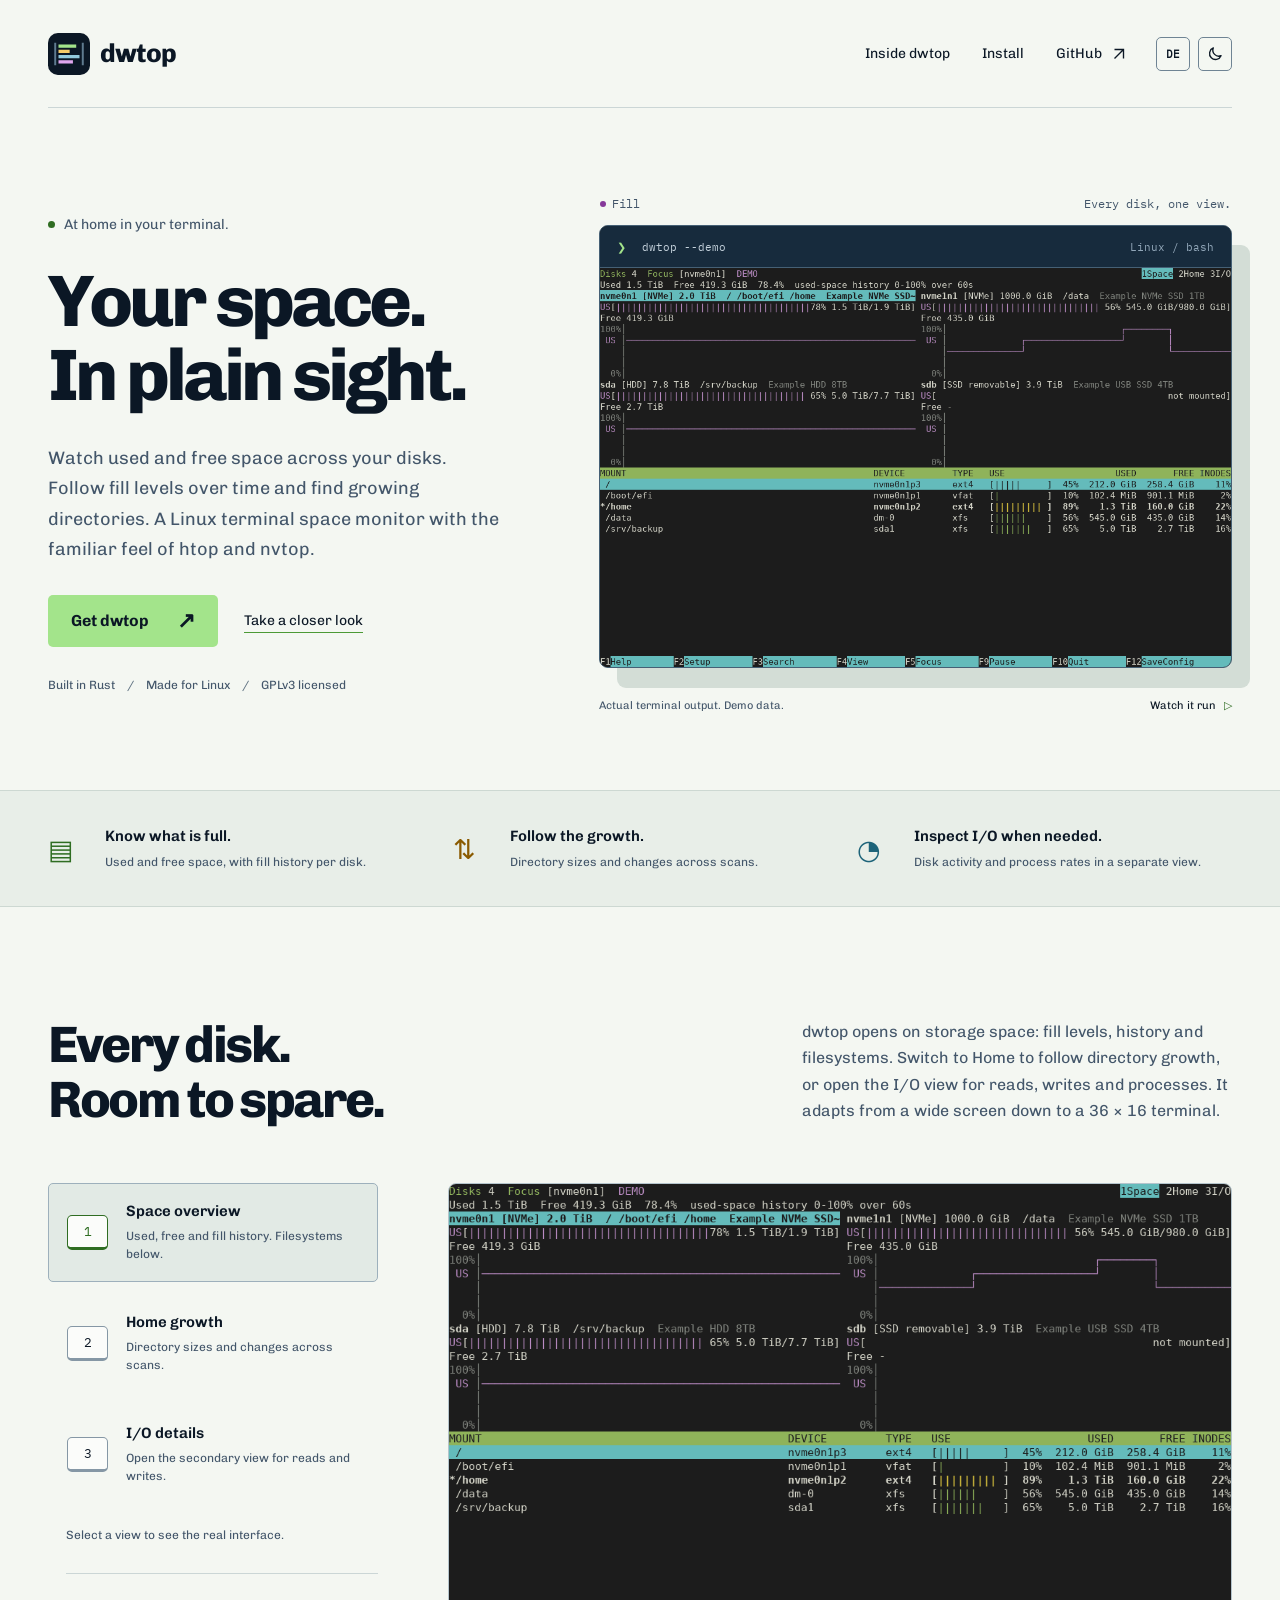
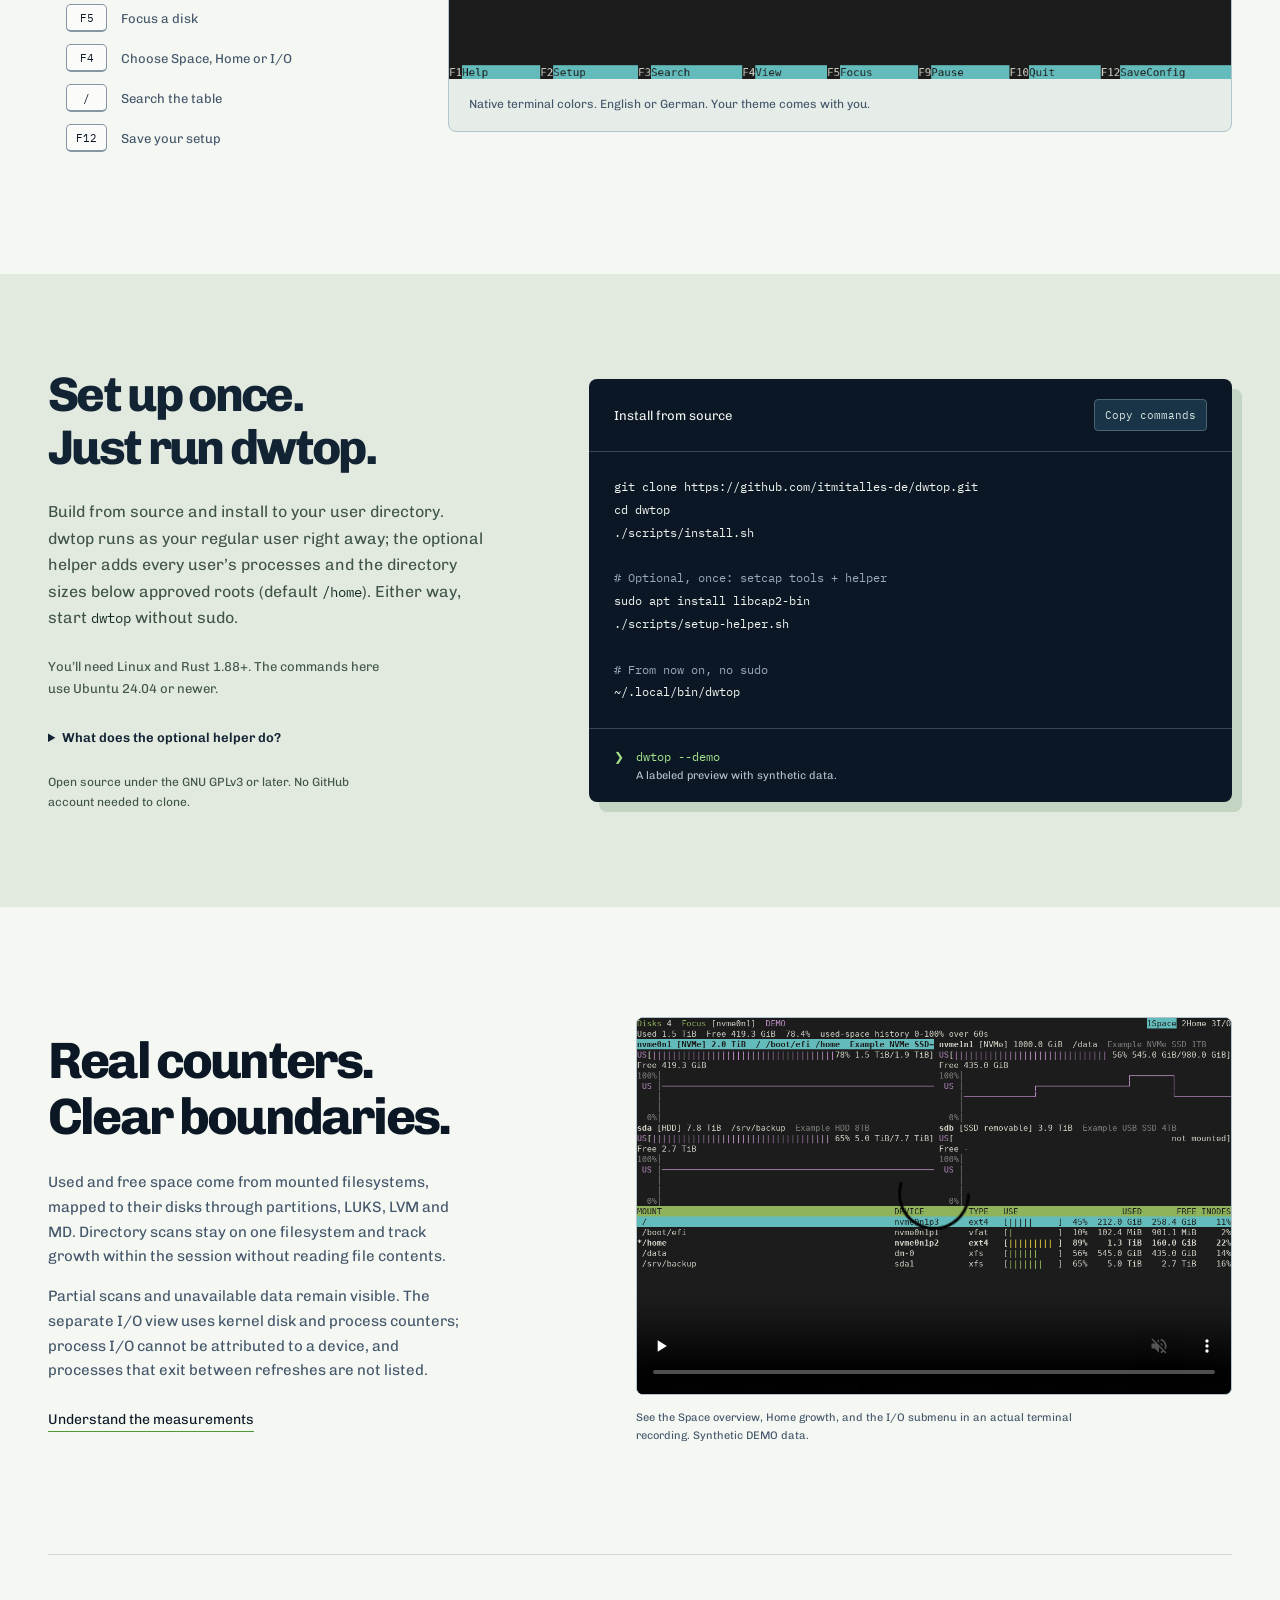
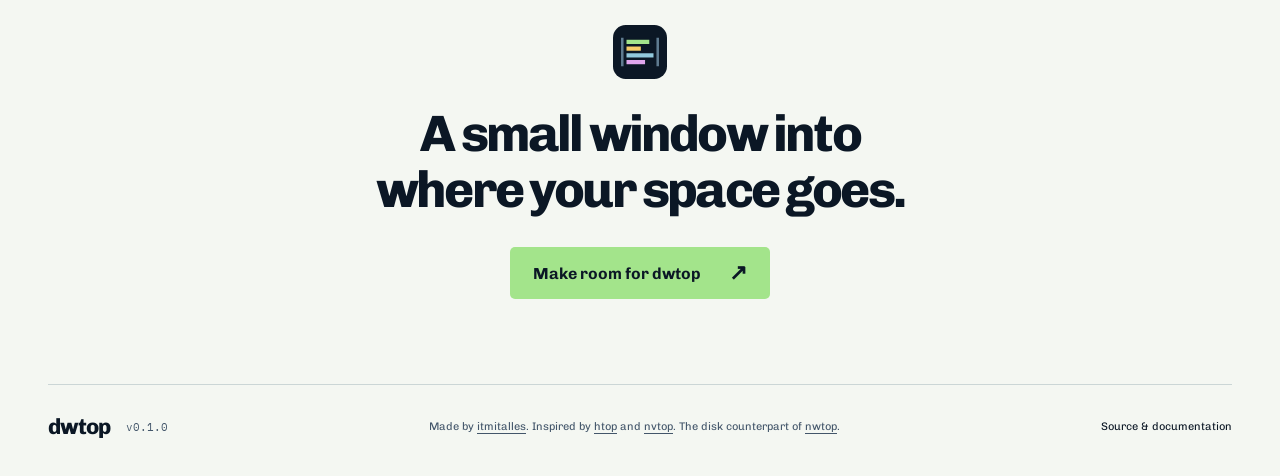
<file: site/index.html>
<!doctype html>
<html lang="en">
<head>
  <meta charset="utf-8">
  <meta name="viewport" content="width=device-width,initial-scale=1">
  <meta name="description" content="dwtop is a Linux terminal space monitor. Watch used and free space, disk fill history and directory growth. Open the separate I/O view for disk activity and processes.">
  <meta name="theme-color" content="#0b1725" media="(prefers-color-scheme: dark)">
  <meta name="theme-color" content="#f4f7f2" media="(prefers-color-scheme: light)">
  <meta http-equiv="Content-Security-Policy" content="default-src 'self'; script-src 'self'; style-src 'self'; img-src 'self' data:; font-src 'self'; media-src 'self'; object-src 'none'; base-uri 'self'; form-action 'none'">
  <meta property="og:type" content="website">
  <meta property="og:title" content="dwtop — your space, in view">
  <meta property="og:description" content="Used space, free space and growth. Meet dwtop for Linux.">
  <meta property="og:url" content="https://disktop.wutz.io/">
  <meta property="og:image" content="https://disktop.wutz.io/assets/social-card.png">
  <meta property="og:image:width" content="1200">
  <meta property="og:image:height" content="630">
  <meta property="og:image:alt" content="dwtop: your space in plain sight, with an actual DEMO terminal view">
  <meta name="twitter:card" content="summary_large_image">
  <link rel="canonical" href="https://disktop.wutz.io/">
  <link rel="icon" href="assets/mark.svg" type="image/svg+xml">
  <link rel="preload" href="assets/fonts/chivo-latin.woff2" as="font" type="font/woff2" crossorigin>
  <script src="preferences.js"></script>
  <link rel="stylesheet" href="style.css">
  <script src="app.js" defer></script>
  <title>dwtop — your space, in view</title>
</head>
<body>
  <a class="skip-link" href="#main" data-i18n="skip">Skip to content</a>
  <header class="site-header wrap">
    <a class="brand" href="#" aria-label="dwtop home" data-i18n-attr="aria-label:homeLabel"><img src="assets/mark.svg" width="42" height="42" alt=""><span>dwtop</span></a>
    <nav aria-label="Main navigation" data-i18n-attr="aria-label:navLabel"><a href="#inside" data-i18n="navInside">Inside dwtop</a><a href="#install" data-i18n="navInstall">Install</a><a class="github-link" href="https://github.com/itmitalles-de/dwtop">GitHub <svg viewBox="0 0 20 20" aria-hidden="true"><path d="M5 15 15 5M5 5h10v10"/></svg></a></nav>
    <div class="site-tools"><button class="tool-button" id="language-toggle" type="button" lang="de" aria-label="Auf Deutsch umschalten" title="Auf Deutsch umschalten">DE</button><button class="tool-button" id="theme-toggle" type="button" aria-label="Switch to light theme" title="Switch to light theme"><svg class="icon-sun" viewBox="0 0 20 20" aria-hidden="true"><circle cx="10" cy="10" r="3.6"/><path d="M10 1.8v2.1M10 16.1v2.1M1.8 10h2.1M16.1 10h2.1M4.2 4.2l1.5 1.5M14.3 14.3l1.5 1.5M4.2 15.8l1.5-1.5M14.3 5.7l1.5-1.5"/></svg><svg class="icon-moon" viewBox="0 0 20 20" aria-hidden="true"><path d="M16.5 12.6A7 7 0 0 1 7.4 3.5a7 7 0 1 0 9.1 9.1Z"/></svg></button></div>
  </header>
  <main id="main">
    <section class="hero wrap" aria-labelledby="hero-title">
      <div class="hero-copy">
        <p class="intro" data-i18n="intro"><span class="status-dot" aria-hidden="true"></span>At home in your terminal.</p>
        <h1 id="hero-title" data-i18n="heroTitle">Your space.<br>In plain sight.</h1>
        <p class="hero-description" data-i18n="heroDescription">Watch used and free space across your disks. Follow fill levels over time and find growing directories. A Linux terminal space monitor with the familiar feel of htop and nvtop.</p>
        <div class="hero-actions"><a class="button primary" href="#install" data-i18n="getDwtop">Get dwtop <span aria-hidden="true">↗</span></a><a class="text-link" href="#inside" data-i18n="closerLook">Take a closer look</a></div>
        <p class="hero-facts" data-i18n="heroFacts">Built in Rust <span aria-hidden="true">/</span> Made for Linux <span aria-hidden="true">/</span> GPLv3 licensed</p>
      </div>
      <div class="hero-product">
        <div class="product-note"><span data-i18n="fill"><i class="us-dot" aria-hidden="true"></i>Fill</span><span class="product-note-end" data-i18n="compactView">Every disk, one view.</span></div>
        <div class="terminal-window"><div class="window-bar"><span class="window-command"><span aria-hidden="true">❯</span> dwtop --demo</span><span class="window-host">Linux / bash</span></div><img class="hero-terminal" src="assets/disktop-demo.png" width="1080" height="684" data-i18n-attr="alt:heroAlt" alt="Actual dwtop Space view with disk fill levels and history above the filesystem table" fetchpriority="high"></div>
        <div class="product-caption"><span data-i18n="demoCaption">Actual terminal output. Demo data.</span><a href="#demo-video" data-i18n="watchRun">Watch it run <span aria-hidden="true">▷</span></a></div>
      </div>
    </section>

    <section class="signal-strip" aria-label="Monitoring capabilities" data-i18n-attr="aria-label:capabilitiesLabel"><div class="wrap signal-grid">
      <div><span class="signal-icon" aria-hidden="true">▤</span><p><strong data-i18n="signal1Title">Know what is full.</strong><span data-i18n="signal1Text">Used and free space, with fill history per disk.</span></p></div>
      <div><span class="signal-icon" aria-hidden="true">⇅</span><p><strong data-i18n="signal2Title">Follow the growth.</strong><span data-i18n="signal2Text">Directory sizes and changes across scans.</span></p></div>
      <div><span class="signal-icon" aria-hidden="true">◔</span><p><strong data-i18n="signal3Title">Inspect I/O when needed.</strong><span data-i18n="signal3Text">Disk activity and process rates in a separate view.</span></p></div>
    </div></section>

    <section class="inside wrap" id="inside" aria-labelledby="inside-title">
      <div class="section-intro"><h2 id="inside-title" data-i18n="insideTitle">Every disk.<br>Room to spare.</h2><p data-i18n="insideText">dwtop opens on storage space: fill levels, history and filesystems. Switch to Home to follow directory growth, or open the I/O view for reads, writes and processes. It adapts from a wide screen down to a 36 × 16 terminal.</p></div>
      <div class="explorer">
        <div class="explorer-controls">
          <div class="view-tabs" role="tablist" aria-label="Explore dwtop views" data-i18n-attr="aria-label:tablistLabel">
            <button id="tab-disks" class="view-tab" role="tab" aria-selected="true" aria-controls="view-disks" data-view="disks"><span class="keycap" aria-hidden="true">1</span><span><strong data-i18n="tab-disks-title">Space overview</strong><small data-i18n="tab-disks-text">Used, free and fill history. Filesystems below.</small></span></button>
            <button id="tab-home" class="view-tab" role="tab" aria-selected="false" aria-controls="view-home" tabindex="-1" data-view="home"><span class="keycap" aria-hidden="true">2</span><span><strong data-i18n="tab-home-title">Home growth</strong><small data-i18n="tab-home-text">Directory sizes and changes across scans.</small></span></button>
            <button id="tab-io" class="view-tab" role="tab" aria-selected="false" aria-controls="view-io" tabindex="-1" data-view="io"><span class="keycap" aria-hidden="true">3</span><span><strong data-i18n="tab-io-title">I/O details</strong><small data-i18n="tab-io-text">Open the secondary view for reads and writes.</small></span></button>
          </div>
          <p class="explorer-hint" data-i18n="explorerHint">Select a view to see the real interface.</p>
          <div class="key-shortcuts"><p data-i18n="shortcut1"><kbd>F5</kbd> Focus a disk</p><p data-i18n="shortcut2"><kbd>F4</kbd> Choose Space, Home or I/O</p><p data-i18n="shortcut3"><kbd>/</kbd> Search the table</p><p data-i18n="shortcut4"><kbd>F12</kbd> Save your setup</p></div>
        </div>
        <div class="explorer-screen">
          <div id="view-disks" class="view-panel" role="tabpanel" aria-labelledby="tab-disks" tabindex="0"><img src="assets/disktop-demo.png" width="1080" height="684" loading="lazy" data-i18n-attr="alt:disksAlt" alt="dwtop in DEMO mode showing disk space and fill history with filesystem usage"></div>
          <div id="view-home" class="view-panel" role="tabpanel" aria-labelledby="tab-home" tabindex="0" hidden><img src="assets/disktop-home.png" width="1080" height="684" loading="lazy" data-i18n-attr="alt:homeAlt" alt="Actual Home view with directory sizes and growth since the previous and first scan"></div>
          <div id="view-io" class="view-panel" role="tabpanel" aria-labelledby="tab-io" tabindex="0" hidden><img src="assets/dwtop-io.png" width="1080" height="684" loading="lazy" data-i18n-attr="alt:ioAlt" alt="Actual secondary I/O view with disk read and write meters, activity graphs and process I/O"></div>
          <p class="screen-caption" data-i18n="screenCaption">Native terminal colors. English or German. Your theme comes with you.</p>
        </div>
      </div>
    </section>

    <section class="setup-section" id="install" aria-labelledby="install-title"><div class="wrap install-grid">
      <div class="install-copy"><h2 id="install-title" data-i18n="installTitle">Set up once.<br>Just run dwtop.</h2><p data-i18n="installText">Build from source and install to your user directory. dwtop runs as your regular user right away; the optional helper adds every user’s processes and the directory sizes below approved roots (default <code>/home</code>). Either way, start <code>dwtop</code> without sudo.</p><p class="requirements" data-i18n="requirements">You’ll need Linux and Rust 1.88+. The commands here use Ubuntu 24.04 or newer.</p><details><summary data-i18n="adminSummary">What does the optional helper do?</summary><p data-i18n="adminText">Without it, dwtop shows your own processes and the directories you can read, and says how many processes are hidden. Setting up the helper asks for administrator authentication once and installs a root-owned collector with only <code>cap_dac_read_search</code> and <code>cap_sys_ptrace</code>. Members of your primary group can then see all processes’ storage I/O and the directory names and sizes below the scan roots an administrator lists in <code>/etc/dwtop/scan-roots</code> (default <code>/home</code>), never file names or contents. Setup refuses a shared primary group unless you opt in, and the administrator who authenticates must trust your checkout, since root installs the helper you built. The terminal UI itself never gains privileges. For existing installations, policy lookup tries <code>/etc/dwtop/scan-roots</code>, then <code>/etc/spctop/scan-roots</code>, then <code>/etc/disktop/scan-roots</code>, moving on only when a file is absent. An invalid policy fails closed; <code>/home</code> is the default only when all three files are absent.</p><a href="https://github.com/itmitalles-de/dwtop#install" data-i18n="helperLink">Read how the helper works</a></details><p class="access-note" data-i18n="accessNote">Open source under the GNU GPLv3 or later. No GitHub account needed to clone.</p></div>
      <div class="install-terminal"><div class="code-heading"><span data-i18n="installHeading">Install from source</span><button class="copy-button" data-copy="install-command" type="button" data-i18n="copyCommands">Copy commands</button></div><pre id="install-command"><code>git clone https://github.com/itmitalles-de/dwtop.git
cd dwtop
./scripts/install.sh

<span class="code-comment" data-i18n="commentHelper"># Optional, once: setcap tools + helper</span>
sudo apt install libcap2-bin
./scripts/setup-helper.sh

<span class="code-comment" data-i18n="commentNoSudo"># From now on, no sudo</span>
~/.local/bin/dwtop</code></pre><div class="code-bottom"><span aria-hidden="true">❯</span><code>dwtop --demo</code><span data-i18n="demoText">A labeled preview with synthetic data.</span></div></div>
    </div></section>

    <section class="details-section wrap" aria-labelledby="details-title">
      <div class="detail-copy"><h2 id="details-title" data-i18n="detailsTitle">Real counters.<br>Clear boundaries.</h2><p data-i18n="detailsText1">Used and free space come from mounted filesystems, mapped to their disks through partitions, LUKS, LVM and MD. Directory scans stay on one filesystem and track growth within the session without reading file contents.</p><p data-i18n="detailsText2">Partial scans and unavailable data remain visible. The separate I/O view uses kernel disk and process counters; process I/O cannot be attributed to a device, and processes that exit between refreshes are not listed.</p><a class="text-link" href="https://github.com/itmitalles-de/dwtop#what-the-numbers-mean" data-i18n="measurementsLink">Understand the measurements</a></div>
      <figure class="video-figure" id="demo-video"><video controls playsinline muted preload="none" poster="assets/disktop-demo.png" width="1080" height="684" data-i18n-attr="aria-label:videoLabel" aria-label="Actual dwtop DEMO recording of Space, Home growth and the I/O submenu"><source src="assets/disktop-demo.mp4" type="video/mp4"></video><figcaption data-i18n="videoCaption">See the Space overview, Home growth, and the I/O submenu in an actual terminal recording. Synthetic DEMO data.</figcaption></figure>
    </section>
    <section class="closing wrap"><img src="assets/mark.svg" width="54" height="54" alt=""><h2 data-i18n="closingTitle">A small window into<br>where your space goes.</h2><a class="button primary" href="#install" data-i18n="makeRoom">Make room for dwtop <span aria-hidden="true">↗</span></a></section>
  </main>
  <footer class="site-footer wrap"><a class="brand" href="#" aria-label="Back to top" data-i18n-attr="aria-label:topLabel">dwtop<span class="version">v0.1.0</span></a><p data-i18n="madeBy">Made by <a href="https://itmitalles.de">itmitalles</a>. Inspired by <a href="https://github.com/htop-dev/htop">htop</a> and <a href="https://github.com/Syllo/nvtop">nvtop</a>. The disk counterpart of <a href="https://nettop.wutz.io">nwtop</a>.</p><a href="https://github.com/itmitalles-de/dwtop" data-i18n="sourceDocs">Source &amp; documentation</a></footer>
  <div id="copy-status" class="sr-only" role="status" aria-live="polite"></div>
</body>
</html>
</file>
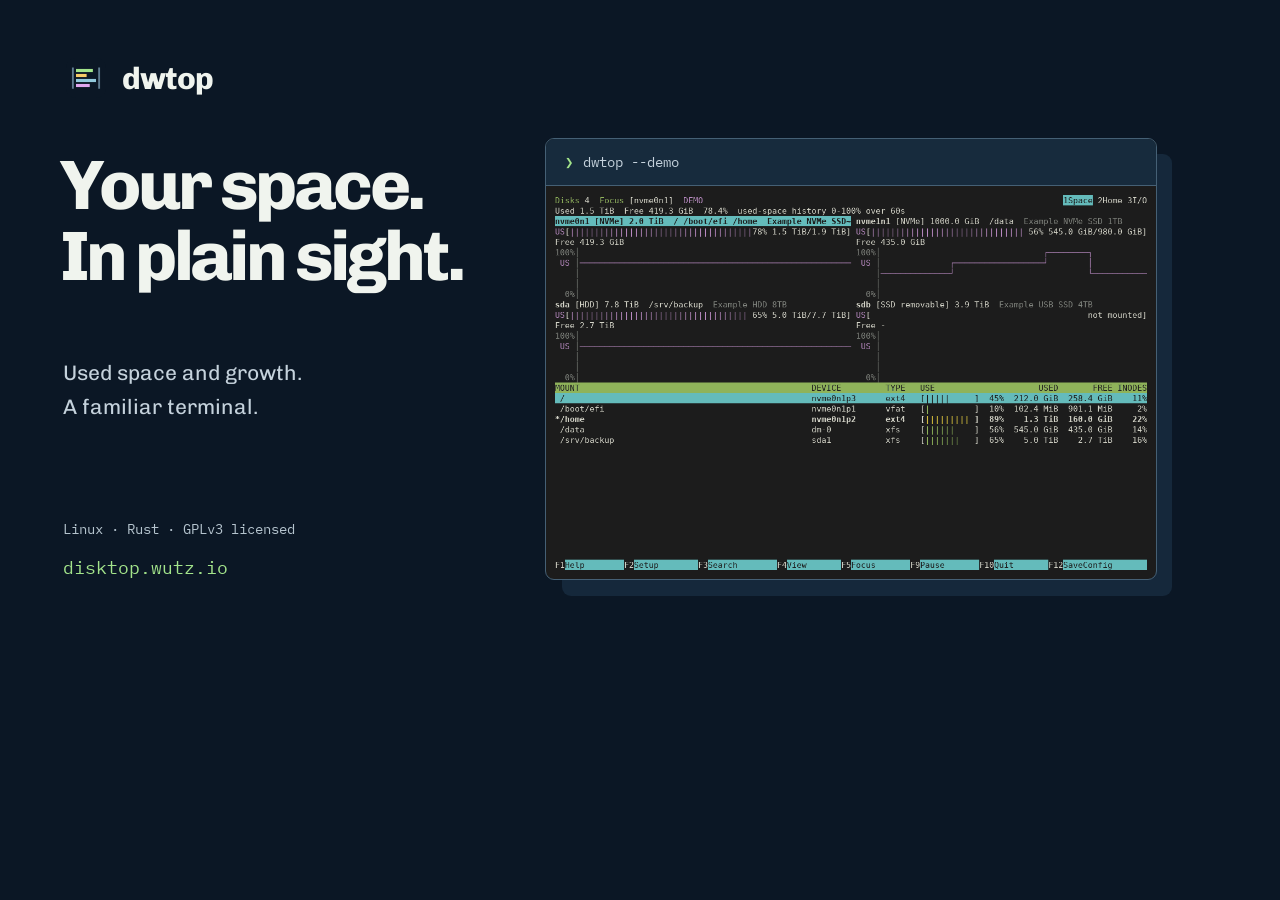
<file: site/assets/social-card.html>
<!doctype html><html lang="en"><head><title>dwtop social card</title><meta charset="utf-8"><style>
@font-face{font-family:Chivo;src:url("fonts/chivo-latin.woff2") format("woff2");font-weight:400 900}
@font-face{font-family:Plex;src:url("fonts/ibm-plex-mono-latin.woff2") format("woff2")}
html,body{margin:0;width:1200px;height:630px;background:#0b1725;color:#f0f4ee;font-family:Chivo,sans-serif;overflow:hidden}
.brand{position:absolute;left:66px;top:58px;display:flex;align-items:center;gap:16px;font-size:31px;font-weight:750;letter-spacing:-1px}
.brand img{width:40px;height:40px}
h1{position:absolute;left:60px;top:150px;margin:0;font-size:70px;line-height:1.02;font-weight:750;letter-spacing:-3.6px}
.sub{position:absolute;left:63px;top:356px;font-size:21px;line-height:1.6;color:#c5d2dc}
.facts{position:absolute;left:63px;top:520px;font:14px Plex,monospace;color:#b5c4ce}
.url{position:absolute;left:63px;top:556px;font:18px Plex,monospace;color:#a3e48b}
.shadow{position:absolute;left:562px;top:154px;width:610px;height:442px;background:#15283b;border-radius:9px}
.term{position:absolute;left:545px;top:138px;width:610px;border:1px solid #456075;border-radius:9px;overflow:hidden;background:#1c1c1c}
.bar{height:46px;background:#172b3d;border-bottom:1px solid #456075;display:flex;align-items:center;padding:0 19px;font:14px Plex,monospace;color:#c5d2dc}
.bar span{color:#a3e48b;margin-right:10px}
.term img{display:block;width:592px;margin:9px}
</style></head><body>
<div class="brand"><img src="mark.svg" alt="">dwtop</div>
<h1>Your space.<br>In plain sight.</h1>
<div class="sub">Used space and growth.<br>A familiar terminal.</div>
<div class="facts">Linux · Rust · GPLv3 licensed</div>
<div class="url">disktop.wutz.io</div>
<div class="shadow"></div>
<div class="term"><div class="bar"><span>❯</span>dwtop --demo</div><img src="disktop-demo.png" alt=""></div>
</body></html>
</file>
<file: site/style.css>
@font-face{font-family:Chivo;src:url("assets/fonts/chivo-latin.woff2") format("woff2");font-style:normal;font-weight:400 900;font-display:swap}
@font-face{font-family:"IBM Plex Mono";src:url("assets/fonts/ibm-plex-mono-latin.woff2") format("woff2");font-style:normal;font-weight:400;font-display:swap}
:root{color-scheme:dark;--ink:#0b1725;--panel:#15283b;--paper:#f0f4ee;--green:#a3e48b;--amber:#f6cb68;--magenta:#e0a6ee;--muted:#b5c4ce;--line:#344859;--bg:var(--ink);--fg:var(--paper);--faint:#738a9a;--focus:var(--amber);--accent-green:var(--green);--accent-amber:var(--amber);--accent-blue:#92c9dc;--accent-magenta:var(--magenta);--link-line:var(--green);--tab-border:#496579;--tab-hover:#13283a;--key-bg:#101f30;--key-border:#506779;--frame-bg:#101e2b;--frame-line:#3b5367;--strip-bg:#112235;--strip-line:#2c4254;--control-border:#5f7b90;--term-shadow:#122234;--band-bg:#e8efe6;--band-shadow:#c9d9c9;--icon-sun:block;--icon-moon:none;--term-bg:var(--ink);--term-fg:var(--paper);--term-muted:#b5c4ce;--term-green:var(--green);--term-screen:#1c1c1c;--term-border:#456075;--term-bar:#172b3d;--term-bar-fg:#c5d2dc;--term-bar-muted:#91a6b8;--term-line:#344859;--term-comment:#99aaba;--copy-bg:#193347;--copy-hover:#2a4556;--copy-fg:#d5e5df;--copy-border:#4b6574;--band-fg:#122334;--band-muted:#405449;--band-code:#132b24;--band-link:#163f30;--button-bg:var(--green);--button-fg:var(--ink);--skip-bg:var(--amber);--skip-fg:var(--ink);--mono:"IBM Plex Mono",monospace;font-family:Chivo,Arial,sans-serif;font-size:16px;background:var(--bg);color:var(--fg);scroll-behavior:smooth}
@media(prefers-color-scheme:light){:root:not([data-theme="dark"]){color-scheme:light;--panel:#e2eae5;--muted:#43566a;--line:#cbd6d6;--bg:#f4f7f2;--fg:var(--ink);--faint:#5d7080;--focus:#94560a;--accent-green:#2f6d22;--accent-amber:#8a5a00;--accent-blue:#1d6379;--accent-magenta:#86399a;--link-line:#4c9a36;--tab-border:#9db0bc;--tab-hover:#e9efea;--key-bg:#fbfcfa;--key-border:#8597a5;--frame-bg:#e6ede8;--frame-line:#b4c4cc;--strip-bg:#e8eee8;--strip-line:#cdd8d2;--control-border:#6f8494;--term-shadow:#d3ddd6;--band-bg:#e2eadf;--band-shadow:#c3d4c3;--icon-sun:none;--icon-moon:block}}
:root[data-theme="light"]{color-scheme:light;--panel:#e2eae5;--muted:#43566a;--line:#cbd6d6;--bg:#f4f7f2;--fg:var(--ink);--faint:#5d7080;--focus:#94560a;--accent-green:#2f6d22;--accent-amber:#8a5a00;--accent-blue:#1d6379;--accent-magenta:#86399a;--link-line:#4c9a36;--tab-border:#9db0bc;--tab-hover:#e9efea;--key-bg:#fbfcfa;--key-border:#8597a5;--frame-bg:#e6ede8;--frame-line:#b4c4cc;--strip-bg:#e8eee8;--strip-line:#cdd8d2;--control-border:#6f8494;--term-shadow:#d3ddd6;--band-bg:#e2eadf;--band-shadow:#c3d4c3;--icon-sun:none;--icon-moon:block}
*{box-sizing:border-box}body{margin:0;background:var(--bg);color:var(--fg)}a{color:inherit;text-decoration:none}button,summary{font:inherit}button{cursor:pointer}img,video{display:block;max-width:100%;height:auto}button,a,summary{-webkit-tap-highlight-color:transparent}a:focus-visible,button:focus-visible,summary:focus-visible,[tabindex]:focus-visible{outline:3px solid var(--focus);outline-offset:5px}a:hover{text-decoration:underline;text-underline-offset:5px}button:disabled{cursor:default}p{line-height:1.65}h1,h2,p{margin-top:0}h1,h2{font-weight:750;letter-spacing:-.055em}h2{font-size:clamp(2.2rem,4vw,3.6rem);line-height:1.08;margin-bottom:26px}code,kbd,pre{font-family:var(--mono)}.wrap{width:min(1280px,calc(100% - 96px));margin-inline:auto}.site-header{height:108px;display:flex;align-items:center;justify-content:space-between;border-bottom:1px solid var(--line)}.brand{display:inline-flex;align-items:center;gap:10px;font-size:26px;font-weight:750;letter-spacing:-1px}.brand:hover{text-decoration:none}.site-header nav{display:flex;align-items:center;gap:32px;font-size:14px}.github-link{display:inline-flex;gap:8px;align-items:center}.github-link svg{width:18px;height:18px;fill:none;stroke:currentColor;stroke-width:1.5}.hero{padding-block:88px 78px;display:grid;grid-template-columns:.92fr 1.18fr;gap:58px;align-items:center}.intro{display:flex;align-items:center;gap:9px;font-size:14px;color:var(--muted);margin-bottom:28px}.status-dot{width:7px;height:7px;background:var(--accent-green);border-radius:50%}h1{font-size:clamp(3.5rem,5.7vw,5.35rem);line-height:1.02;margin-bottom:30px}.hero-description{font-size:18px;color:var(--muted);max-width:41ch;line-height:1.7}.hero-actions{display:flex;align-items:center;gap:26px;margin-top:30px}.button{min-height:52px;padding:14px 23px;display:inline-flex;align-items:center;justify-content:center;gap:28px;font-weight:650;border-radius:5px;white-space:nowrap}.button.primary{background:var(--button-bg);color:var(--button-fg)}.button:hover{filter:brightness(1.08);text-decoration:none}.button span{font-size:22px;line-height:1}.text-link{font-size:14px;text-decoration:underline;text-decoration-color:var(--link-line);text-underline-offset:7px}.hero-facts{font-size:12px;color:var(--muted);margin-top:29px;margin-bottom:0}.hero-facts span{padding:0 9px;color:var(--faint)}.hero-product{min-width:0}.product-note{display:flex;flex-wrap:wrap;gap:6px 20px;align-items:center;font:12px var(--mono);margin:0 1px 14px;color:var(--muted)}.product-note span{display:flex;align-items:center;gap:6px}.product-note-end{margin-left:auto}.rd-dot,.wr-dot,.io-dot,.us-dot{display:inline-block;width:6px;height:6px;border-radius:50%;background:var(--accent-green)}.wr-dot{background:var(--accent-amber)}.io-dot{background:var(--accent-blue)}.us-dot{background:var(--accent-magenta)}.terminal-window{background:var(--term-screen);border:1px solid var(--term-border);border-radius:9px;overflow:hidden;box-shadow:18px 20px 0 var(--term-shadow)}.window-bar{height:42px;background:var(--term-bar);border-bottom:1px solid var(--term-border);display:flex;justify-content:space-between;align-items:center;padding:0 17px;font:11px var(--mono);color:var(--term-bar-fg)}.window-command span{color:var(--term-green);margin-right:9px}.window-host{color:var(--term-bar-muted)}.hero-terminal{width:100%}.product-caption{font-size:11px;color:var(--muted);display:flex;justify-content:space-between;gap:12px;margin-top:31px}.product-caption a{color:var(--fg)}.product-caption a span{color:var(--accent-green);padding-left:5px}.signal-strip{background:var(--strip-bg);border-block:1px solid var(--strip-line)}.signal-grid{display:grid;grid-template-columns:repeat(3,minmax(0,1fr));gap:30px;padding-block:33px}.signal-grid>div{display:flex;gap:17px;align-items:center}.signal-icon{font:27px var(--mono);color:var(--accent-green);width:40px;flex-shrink:0}.signal-grid>div:nth-child(2) .signal-icon{color:var(--accent-amber)}.signal-grid>div:nth-child(3) .signal-icon{color:var(--accent-blue)}.signal-grid p{margin:0}.signal-grid strong{display:block;font-weight:600;font-size:15px}.signal-grid p span{display:block;font-size:12px;color:var(--muted);margin-top:4px}.inside{padding-block:110px}.section-intro{display:flex;align-items:end;justify-content:space-between;gap:45px;margin-bottom:55px}.section-intro h2{margin:0}.section-intro>p{max-width:43ch;color:var(--muted);margin:0 0 3px}.explorer{display:grid;grid-template-columns:330px 1fr;gap:70px;align-items:start}.view-tabs{display:flex;flex-direction:column;gap:12px}.view-tab{display:flex;align-items:center;text-align:left;gap:18px;width:100%;padding:18px;border:1px solid transparent;border-radius:5px;background:transparent;color:var(--fg)}.view-tab[aria-selected="true"]{background:var(--panel);border-color:var(--tab-border)}.view-tab:hover{background:var(--tab-hover)}.keycap,kbd{font:13px var(--mono);display:inline-flex;align-items:center;justify-content:center;min-width:41px;height:35px;border:1px solid var(--key-border);border-bottom:3px solid var(--key-border);border-radius:5px;background:var(--key-bg);color:var(--fg)}.view-tab[aria-selected="true"] .keycap{color:var(--accent-green);border-color:var(--accent-green)}.view-tab strong{display:block;font-size:15px;font-weight:600}.view-tab small{display:block;color:var(--muted);font-size:12px;margin-top:7px;line-height:1.5}.explorer-hint{font-size:12px;color:var(--muted);margin:22px 18px 28px}.key-shortcuts{border-top:1px solid var(--line);padding-top:18px;margin-left:18px}.key-shortcuts p{font-size:13px;color:var(--muted);display:flex;align-items:center;gap:14px;margin:12px 0}.key-shortcuts kbd{min-width:41px;height:28px;font-size:11px;border-bottom-width:2px}.explorer-screen{border:1px solid var(--frame-line);background:var(--frame-bg);border-radius:8px;overflow:hidden}.view-panel{background:var(--term-screen)}.view-panel img{width:100%}.screen-caption{font-size:12px;margin:0;padding:16px 20px;color:var(--muted)}[hidden]{display:none!important}.setup-section{background:var(--band-bg);color:var(--band-fg);padding-block:94px}.install-grid{display:grid;grid-template-columns:.83fr 1.17fr;gap:85px;align-items:center}.install-copy h2{font-size:clamp(2.2rem,3.8vw,3.5rem)}.install-copy>p{color:var(--band-muted);font-size:16px;max-width:44ch}.install-copy code{font-size:.85em;color:var(--band-code)}.install-copy .requirements{font-size:13px;margin-top:25px}.install-copy details{margin-top:28px;font-size:13px;max-width:44ch;line-height:1.6}.install-copy summary{cursor:pointer;line-height:1.7;font-weight:600}.install-copy details p{margin:13px 0;color:var(--band-muted)}.install-copy details a{color:var(--band-link);text-decoration:underline;text-underline-offset:4px}.install-copy .access-note{font-size:12px;margin:24px 0 0;color:var(--band-muted)}.install-terminal{background:var(--term-bg);color:var(--term-fg);border-radius:8px;min-width:0;box-shadow:10px 10px 0 var(--band-shadow)}.code-heading{display:flex;justify-content:space-between;align-items:center;padding:20px 25px;border-bottom:1px solid var(--term-line);font-size:13px}.copy-button{font:11px var(--mono);background:var(--copy-bg);color:var(--copy-fg);border:1px solid var(--copy-border);border-radius:4px;padding:8px 10px}.copy-button:hover{background:var(--copy-hover)}.install-terminal pre{font-size:12px;line-height:1.9;padding:24px 25px;margin:0;overflow-x:auto;tab-size:2}.code-comment{color:var(--term-comment)}.code-bottom{display:grid;grid-template-columns:auto 1fr;align-items:center;column-gap:12px;padding:20px 25px;border-top:1px solid var(--term-line);font-size:12px}.code-bottom>span:first-child{color:var(--term-green)}.code-bottom code{color:var(--term-green);font-size:12px}.code-bottom>span:last-child{grid-column:2;color:var(--term-muted);font-size:11px;margin-top:5px}.details-section{display:grid;grid-template-columns:.9fr 1.1fr;gap:100px;align-items:center;padding-block:110px}.detail-copy>p{color:var(--muted);max-width:47ch;font-size:15px}.detail-copy .text-link{display:inline-block;margin-top:13px}.video-figure{margin:0;scroll-margin-top:35px}.video-figure video{width:100%;border:1px solid var(--frame-line);border-radius:7px;background:var(--term-screen)}.video-figure figcaption{font-size:11px;color:var(--muted);line-height:1.6;margin-top:14px;max-width:64ch}.closing{border-top:1px solid var(--line);text-align:center;padding-block:70px 85px}.closing img{margin:0 auto 27px}.closing h2{font-size:clamp(2.1rem,4vw,3.5rem);margin-bottom:30px}.site-footer{padding-block:28px 36px;border-top:1px solid var(--line);display:flex;align-items:center;justify-content:space-between;gap:25px}.site-footer .brand{font-size:22px}.version{font:11px var(--mono);color:var(--muted);margin-left:6px;letter-spacing:0}.site-footer>p{font-size:11px;color:var(--muted);margin:0}.site-footer>a:last-child{font-size:11px}.site-footer p a{text-decoration:underline;text-underline-offset:3px}.skip-link{position:fixed;left:20px;top:-80px;z-index:5;background:var(--skip-bg);color:var(--skip-fg);padding:12px 18px}.skip-link:focus{top:15px}.sr-only{position:absolute;width:1px;height:1px;margin:-1px;overflow:hidden;clip:rect(0,0,0,0);white-space:nowrap;border:0}
.site-header nav{margin-left:auto}.site-tools{display:none;align-items:center;gap:8px;margin-left:28px}:root.js .site-tools{display:flex}.tool-button{display:inline-flex;align-items:center;justify-content:center;width:34px;height:34px;padding:0;border:1px solid var(--control-border);border-radius:5px;background:transparent;color:var(--fg);font:600 11px var(--mono);letter-spacing:.04em}.tool-button:hover{background:var(--tab-hover)}.tool-button svg{width:17px;height:17px;fill:none;stroke:currentColor;stroke-width:1.6;stroke-linecap:round;stroke-linejoin:round}.icon-sun{display:var(--icon-sun)}.icon-moon{display:var(--icon-moon)}:root.i18n-pending body{visibility:hidden}
@media(min-width:1500px){.hero{gap:70px}.hero h1{font-size:88px}}
@media(max-width:1100px){.wrap{width:calc(100% - 64px)}.hero{gap:35px;padding-block:68px;grid-template-columns:.9fr 1.1fr}h1{font-size:clamp(3.2rem,6vw,4.6rem)}.hero-description{font-size:16px}.hero-actions{gap:20px;flex-wrap:wrap}.hero-facts{font-size:11px}.hero-facts span{padding:0 4px}.window-host{display:none}.product-note-end{display:none!important}.signal-grid{gap:20px}.signal-grid>div{gap:9px}.signal-icon{width:28px;font-size:23px}.signal-grid p span{font-size:11px}.explorer{grid-template-columns:285px 1fr;gap:35px}.install-grid{gap:40px}.install-terminal pre{font-size:11px;padding:21px 18px}.code-heading,.code-bottom{padding:18px}.details-section{gap:50px}}
@media(max-width:800px){.wrap{width:calc(100% - 44px)}.site-header{height:84px}.site-header nav{gap:20px;font-size:12px}.site-tools{margin-left:18px;gap:6px}.hero{grid-template-columns:1fr;gap:48px;padding-block:52px 62px}.hero-copy{max-width:620px}.hero h1{font-size:clamp(3.2rem,9vw,4.8rem);line-height:1.03}.hero-description{max-width:49ch}.hero-facts{font-size:12px}.hero-product{max-width:680px}.product-note-end{display:flex!important}.hero-actions{margin-top:26px}.terminal-window{box-shadow:10px 12px 0 var(--term-shadow)}.signal-grid{grid-template-columns:1fr;padding-block:28px;gap:24px}.signal-grid>div{gap:18px}.signal-grid strong{font-size:15px}.signal-grid p span{font-size:12px}.inside{padding-block:70px}.section-intro{display:block;margin-bottom:35px}.section-intro p{max-width:55ch;margin-top:25px}.explorer{grid-template-columns:1fr;gap:25px}.view-tabs{flex-direction:row;gap:8px}.view-tab{flex-direction:column;text-align:center;gap:11px;padding:15px 9px}.view-tab strong{font-size:12px}.view-tab small{display:none}.explorer-hint{margin:16px 0 0}.key-shortcuts{display:none}.screen-caption{font-size:11px;padding:14px}.install-grid{grid-template-columns:1fr;gap:34px}.setup-section{padding-block:66px}.install-copy>p{max-width:56ch}.install-terminal pre{font-size:12px;padding:24px 22px}.code-heading,.code-bottom{padding:20px 22px}.details-section{grid-template-columns:1fr;gap:38px;padding-block:70px}.detail-copy>p{max-width:57ch}.site-footer{flex-wrap:wrap;gap:18px}.site-footer>p{order:3;width:100%}.closing{padding-block:55px 64px}}
@media(max-width:420px){.wrap{width:calc(100% - 32px)}.site-header nav{gap:16px}.site-tools{margin-left:14px}.tool-button{width:32px;height:32px}.site-header nav>a:first-child{display:none}.brand{font-size:23px;gap:6px}.brand img{width:35px;height:35px}.hero{padding-top:39px;gap:38px}.hero h1{font-size:48px;letter-spacing:-2.8px}.intro{font-size:12px;margin-bottom:24px}.hero-description{font-size:15px}.hero-actions{gap:20px}.button{padding:13px 18px;min-height:48px;font-size:14px}.hero-facts{font-size:10px}.product-note{font-size:10px;gap:6px 12px}.product-note-end{display:none!important}.window-bar{height:34px;padding:0 12px;font-size:10px}.product-caption{font-size:10px;margin-top:23px}.install-terminal pre{font-size:10px;padding:19px 16px}.code-heading,.code-bottom{padding:17px 16px}.code-heading{font-size:12px}.copy-button{font-size:10px;padding:8px}.closing h2{font-size:35px}}
.setup-section :is(a,summary):focus-visible{outline-color:var(--band-link)}
.install-terminal :focus-visible{outline-color:var(--amber)}
@media(max-width:360px){.site-header nav{gap:12px}.site-tools{margin-left:10px;gap:5px}.brand{font-size:21px;gap:5px}.brand img{width:31px;height:31px}}
@media(prefers-reduced-motion:reduce){:root{scroll-behavior:auto}}
</file>
